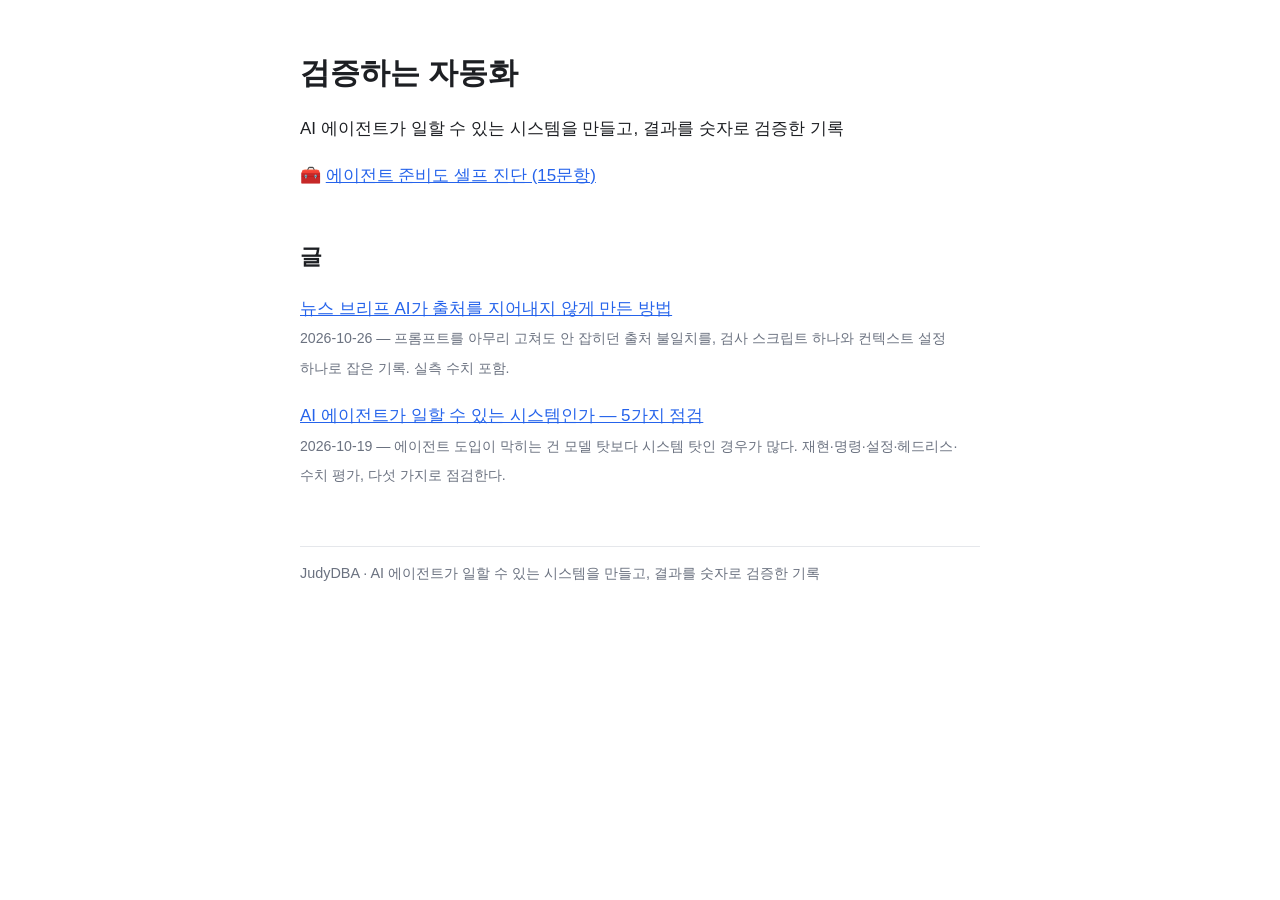
<file: index.html>
<!doctype html><html lang="ko"><head><meta charset="utf-8">
<meta name="viewport" content="width=device-width, initial-scale=1"><title>검증하는 자동화</title>
<meta name="description" content="AI 에이전트가 일할 수 있는 시스템을 만들고, 결과를 숫자로 검증한 기록"><meta property="og:title" content="검증하는 자동화">
<meta property="og:description" content="AI 에이전트가 일할 수 있는 시스템을 만들고, 결과를 숫자로 검증한 기록"><meta property="og:url" content="https://judydba.github.io/">
<meta property="og:image" content="https://judydba.github.io/og.png"><meta property="og:type" content="article"><meta name="twitter:card" content="summary_large_image">
<link rel="icon" href="data:,"><link rel="stylesheet" href="/style.css"></head><body><main class="wrap"><h1>검증하는 자동화</h1><p>AI 에이전트가 일할 수 있는 시스템을 만들고, 결과를 숫자로 검증한 기록</p>
<p>🧰 <a href="/tools/agent-readiness.html">에이전트 준비도 셀프 진단 (15문항)</a></p><h2>글</h2><ul class="posts"><li><a href="/posts/03-news-brief-source-accuracy.html">뉴스 브리프 AI가 출처를 지어내지 않게 만든 방법</a><br><small>2026-10-26 — 프롬프트를 아무리 고쳐도 안 잡히던 출처 불일치를, 검사 스크립트 하나와 컨텍스트 설정 하나로 잡은 기록. 실측 수치 포함.</small></li><li><a href="/posts/02-agent-ready-systems.html">AI 에이전트가 일할 수 있는 시스템인가 — 5가지 점검</a><br><small>2026-10-19 — 에이전트 도입이 막히는 건 모델 탓보다 시스템 탓인 경우가 많다. 재현·명령·설정·헤드리스·수치 평가, 다섯 가지로 점검한다.</small></li></ul>
<footer><p>JudyDBA · AI 에이전트가 일할 수 있는 시스템을 만들고, 결과를 숫자로 검증한 기록</p></footer></main></body></html>
</file>
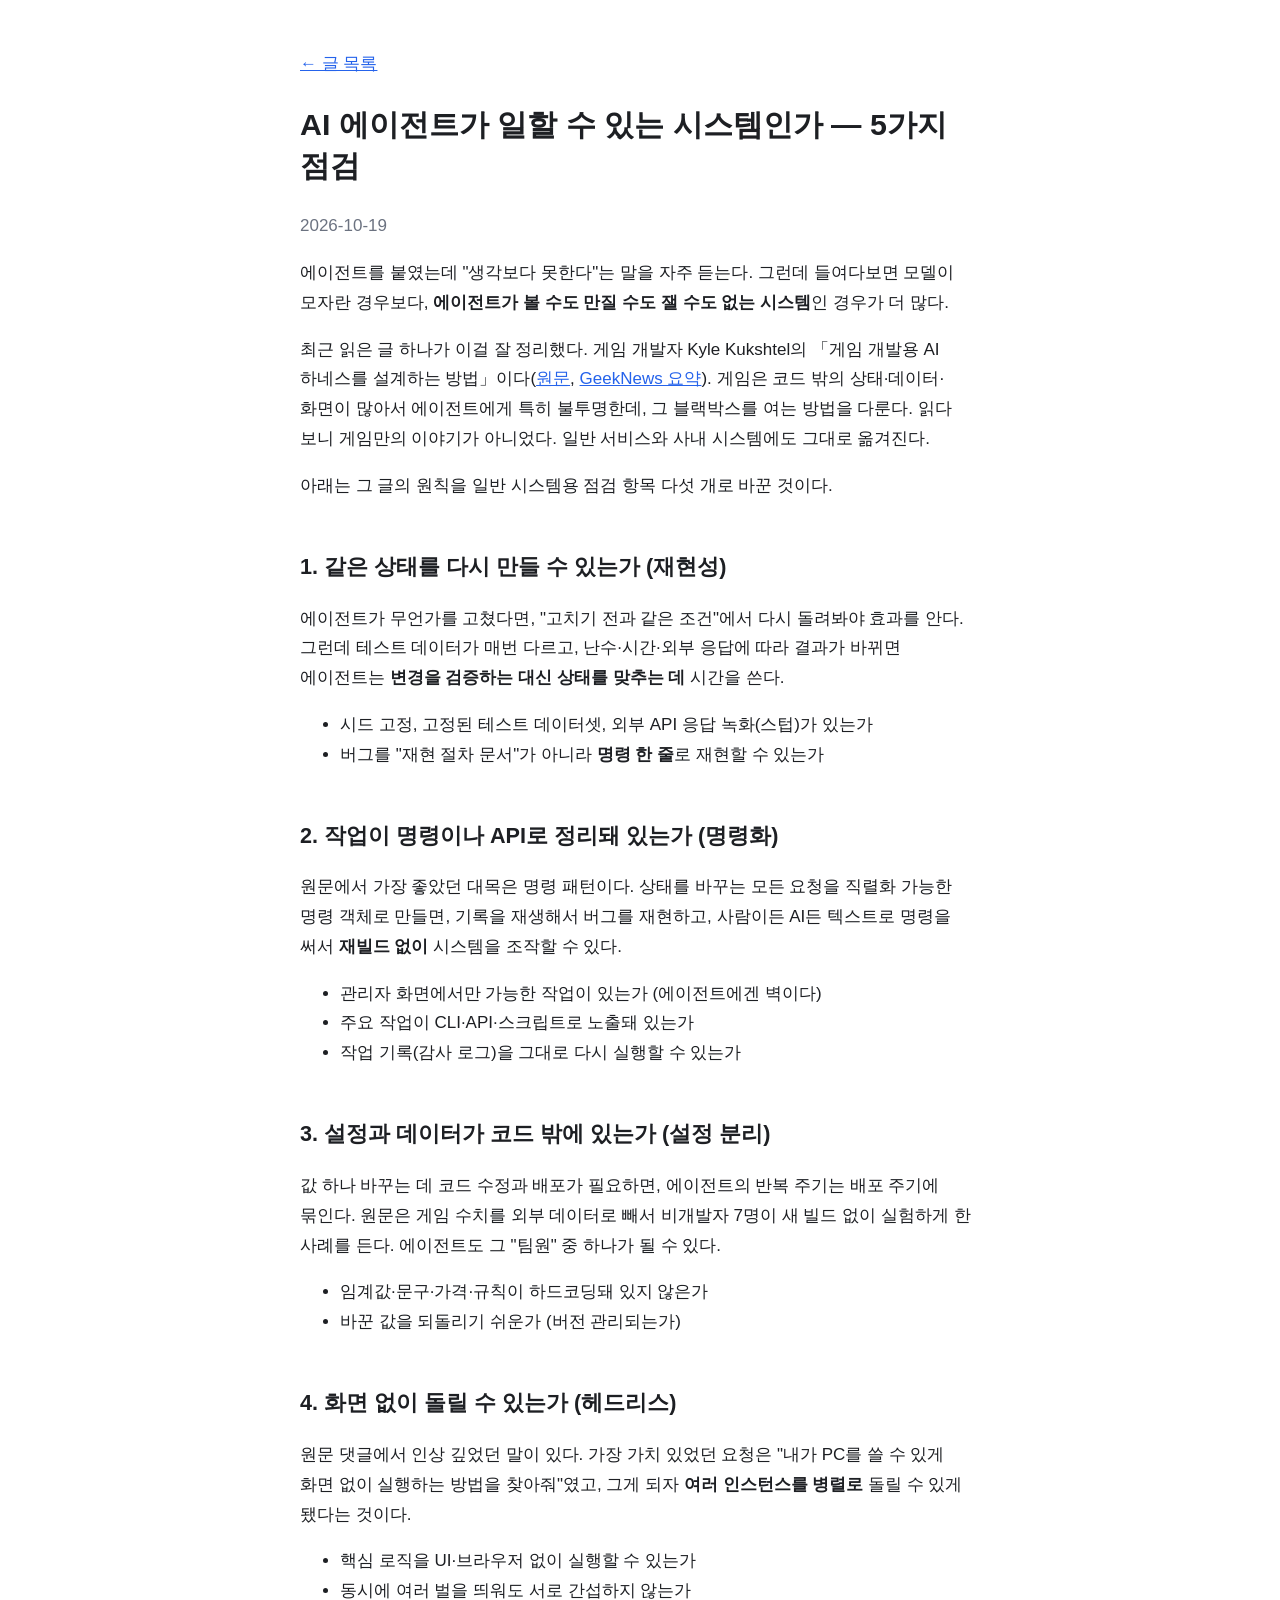
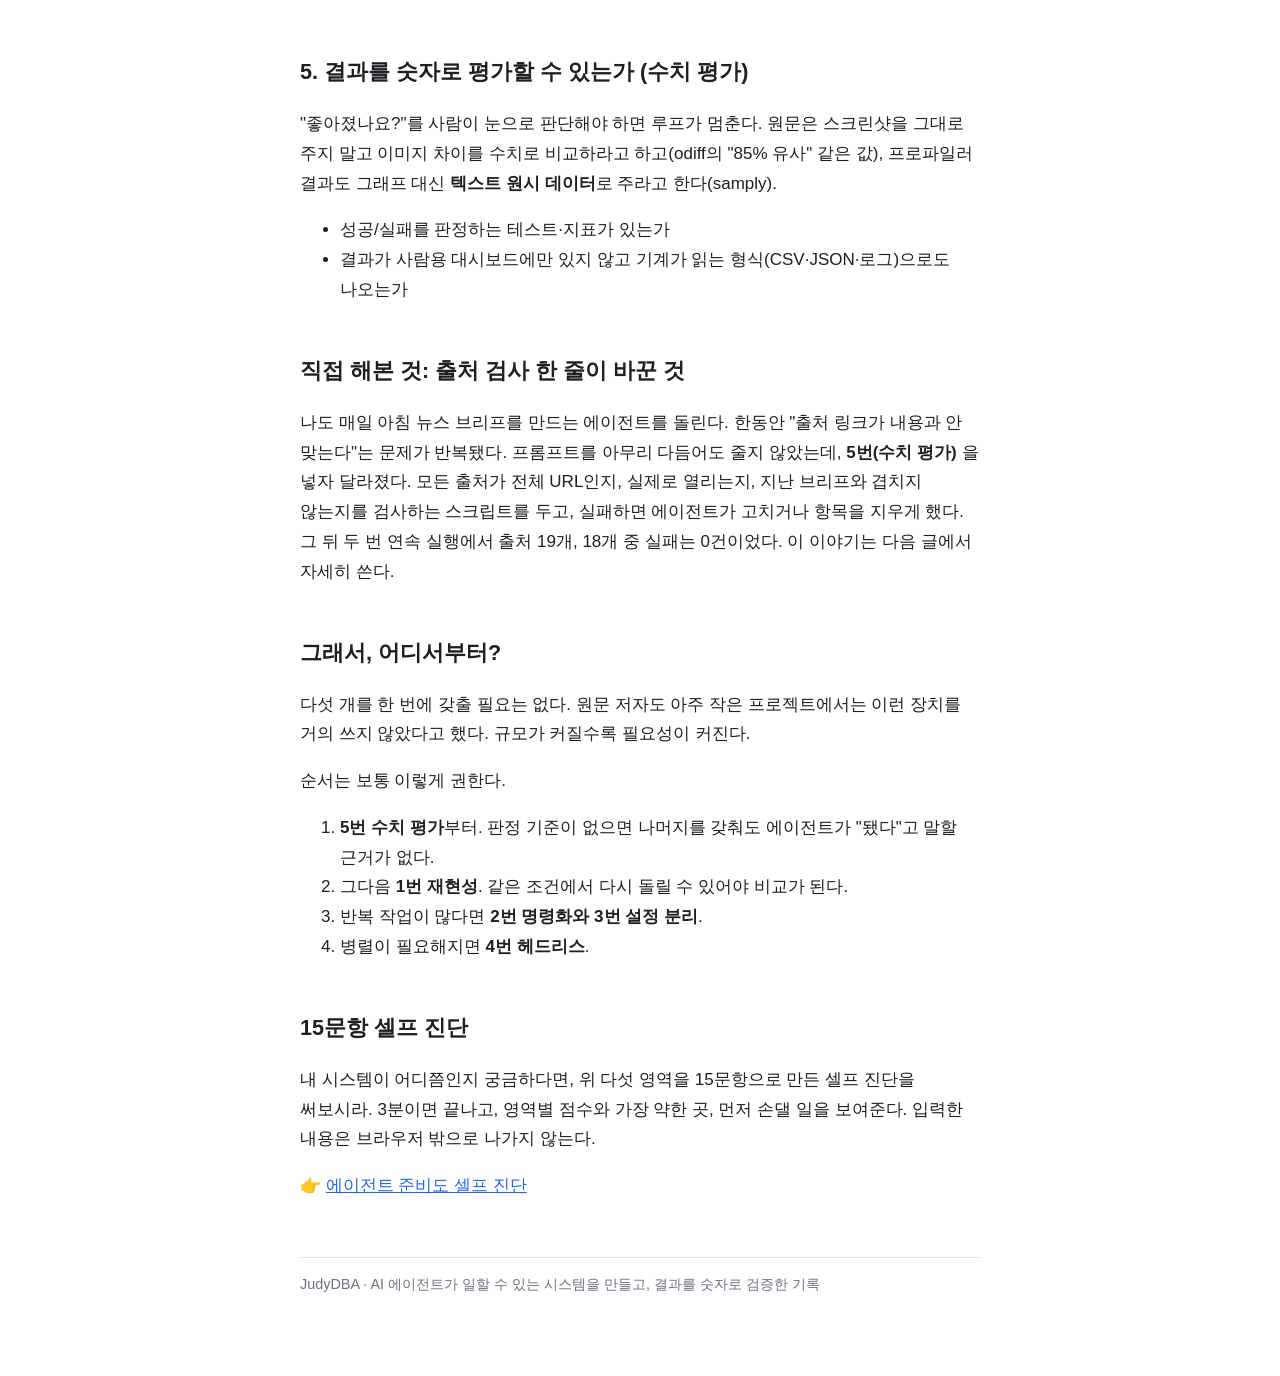
<file: posts/02-agent-ready-systems.html>
<!doctype html><html lang="ko"><head><meta charset="utf-8">
<meta name="viewport" content="width=device-width, initial-scale=1"><title>AI 에이전트가 일할 수 있는 시스템인가 — 5가지 점검</title>
<meta name="description" content="에이전트 도입이 막히는 건 모델 탓보다 시스템 탓인 경우가 많다. 재현·명령·설정·헤드리스·수치 평가, 다섯 가지로 점검한다."><meta property="og:title" content="AI 에이전트가 일할 수 있는 시스템인가 — 5가지 점검">
<meta property="og:description" content="에이전트 도입이 막히는 건 모델 탓보다 시스템 탓인 경우가 많다. 재현·명령·설정·헤드리스·수치 평가, 다섯 가지로 점검한다."><meta property="og:url" content="https://judydba.github.io/posts/02-agent-ready-systems.html">
<meta property="og:image" content="https://judydba.github.io/og.png"><meta property="og:type" content="article"><meta name="twitter:card" content="summary_large_image">
<link rel="icon" href="data:,"><link rel="stylesheet" href="/style.css"></head><body><main class="wrap"><p><a href="/">← 글 목록</a></p><article><h1>AI 에이전트가 일할 수 있는 시스템인가 — 5가지 점검</h1>
<p class="meta">2026-10-19</p><p>에이전트를 붙였는데 &quot;생각보다 못한다&quot;는 말을 자주 듣는다. 그런데 들여다보면 모델이 모자란 경우보다, <strong>에이전트가 볼 수도 만질 수도 잴 수도 없는 시스템</strong>인 경우가 더 많다.</p>
<p>최근 읽은 글 하나가 이걸 잘 정리했다. 게임 개발자 Kyle Kukshtel의 「게임 개발용 AI 하네스를 설계하는 방법」이다(<a href="https://kylekukshtel.com/ai-harness-engineering-game-development-claude-code">원문</a>, <a href="https://news.hada.io/topic?id=35355">GeekNews 요약</a>). 게임은 코드 밖의 상태·데이터·화면이 많아서 에이전트에게 특히 불투명한데, 그 블랙박스를 여는 방법을 다룬다. 읽다 보니 게임만의 이야기가 아니었다. 일반 서비스와 사내 시스템에도 그대로 옮겨진다.</p>
<p>아래는 그 글의 원칙을 일반 시스템용 점검 항목 다섯 개로 바꾼 것이다.</p>
<h2>1. 같은 상태를 다시 만들 수 있는가 (재현성)</h2>
<p>에이전트가 무언가를 고쳤다면, &quot;고치기 전과 같은 조건&quot;에서 다시 돌려봐야 효과를 안다. 그런데 테스트 데이터가 매번 다르고, 난수·시간·외부 응답에 따라 결과가 바뀌면 에이전트는 <strong>변경을 검증하는 대신 상태를 맞추는 데</strong> 시간을 쓴다.</p>
<ul>
<li>시드 고정, 고정된 테스트 데이터셋, 외부 API 응답 녹화(스텁)가 있는가</li>
<li>버그를 &quot;재현 절차 문서&quot;가 아니라 <strong>명령 한 줄</strong>로 재현할 수 있는가</li>
</ul>
<h2>2. 작업이 명령이나 API로 정리돼 있는가 (명령화)</h2>
<p>원문에서 가장 좋았던 대목은 명령 패턴이다. 상태를 바꾸는 모든 요청을 직렬화 가능한 명령 객체로 만들면, 기록을 재생해서 버그를 재현하고, 사람이든 AI든 텍스트로 명령을 써서 <strong>재빌드 없이</strong> 시스템을 조작할 수 있다.</p>
<ul>
<li>관리자 화면에서만 가능한 작업이 있는가 (에이전트에겐 벽이다)</li>
<li>주요 작업이 CLI·API·스크립트로 노출돼 있는가</li>
<li>작업 기록(감사 로그)을 그대로 다시 실행할 수 있는가</li>
</ul>
<h2>3. 설정과 데이터가 코드 밖에 있는가 (설정 분리)</h2>
<p>값 하나 바꾸는 데 코드 수정과 배포가 필요하면, 에이전트의 반복 주기는 배포 주기에 묶인다. 원문은 게임 수치를 외부 데이터로 빼서 비개발자 7명이 새 빌드 없이 실험하게 한 사례를 든다. 에이전트도 그 &quot;팀원&quot; 중 하나가 될 수 있다.</p>
<ul>
<li>임계값·문구·가격·규칙이 하드코딩돼 있지 않은가</li>
<li>바꾼 값을 되돌리기 쉬운가 (버전 관리되는가)</li>
</ul>
<h2>4. 화면 없이 돌릴 수 있는가 (헤드리스)</h2>
<p>원문 댓글에서 인상 깊었던 말이 있다. 가장 가치 있었던 요청은 &quot;내가 PC를 쓸 수 있게 화면 없이 실행하는 방법을 찾아줘&quot;였고, 그게 되자 <strong>여러 인스턴스를 병렬로</strong> 돌릴 수 있게 됐다는 것이다.</p>
<ul>
<li>핵심 로직을 UI·브라우저 없이 실행할 수 있는가</li>
<li>동시에 여러 벌을 띄워도 서로 간섭하지 않는가</li>
</ul>
<h2>5. 결과를 숫자로 평가할 수 있는가 (수치 평가)</h2>
<p>&quot;좋아졌나요?&quot;를 사람이 눈으로 판단해야 하면 루프가 멈춘다. 원문은 스크린샷을 그대로 주지 말고 이미지 차이를 수치로 비교하라고 하고(odiff의 &quot;85% 유사&quot; 같은 값), 프로파일러 결과도 그래프 대신 <strong>텍스트 원시 데이터</strong>로 주라고 한다(samply).</p>
<ul>
<li>성공/실패를 판정하는 테스트·지표가 있는가</li>
<li>결과가 사람용 대시보드에만 있지 않고 기계가 읽는 형식(CSV·JSON·로그)으로도 나오는가</li>
</ul>
<h2>직접 해본 것: 출처 검사 한 줄이 바꾼 것</h2>
<p>나도 매일 아침 뉴스 브리프를 만드는 에이전트를 돌린다. 한동안 &quot;출처 링크가 내용과 안 맞는다&quot;는 문제가 반복됐다. 프롬프트를 아무리 다듬어도 줄지 않았는데, <strong>5번(수치 평가)</strong> 을 넣자 달라졌다. 모든 출처가 전체 URL인지, 실제로 열리는지, 지난 브리프와 겹치지 않는지를 검사하는 스크립트를 두고, 실패하면 에이전트가 고치거나 항목을 지우게 했다. 그 뒤 두 번 연속 실행에서 출처 19개, 18개 중 실패는 0건이었다. 이 이야기는 다음 글에서 자세히 쓴다.</p>
<h2>그래서, 어디서부터?</h2>
<p>다섯 개를 한 번에 갖출 필요는 없다. 원문 저자도 아주 작은 프로젝트에서는 이런 장치를 거의 쓰지 않았다고 했다. 규모가 커질수록 필요성이 커진다.</p>
<p>순서는 보통 이렇게 권한다.</p>
<ol>
<li><strong>5번 수치 평가</strong>부터. 판정 기준이 없으면 나머지를 갖춰도 에이전트가 &quot;됐다&quot;고 말할 근거가 없다.</li>
<li>그다음 <strong>1번 재현성</strong>. 같은 조건에서 다시 돌릴 수 있어야 비교가 된다.</li>
<li>반복 작업이 많다면 <strong>2번 명령화와 3번 설정 분리</strong>.</li>
<li>병렬이 필요해지면 <strong>4번 헤드리스</strong>.</li>
</ol>
<h2>15문항 셀프 진단</h2>
<p>내 시스템이 어디쯤인지 궁금하다면, 위 다섯 영역을 15문항으로 만든 셀프 진단을 써보시라. 3분이면 끝나고, 영역별 점수와 가장 약한 곳, 먼저 손댈 일을 보여준다. 입력한 내용은 브라우저 밖으로 나가지 않는다.</p>
<p>👉 <a href="/tools/agent-readiness.html">에이전트 준비도 셀프 진단</a></p>
</article>
<footer><p>JudyDBA · AI 에이전트가 일할 수 있는 시스템을 만들고, 결과를 숫자로 검증한 기록</p></footer></main></body></html>
</file>
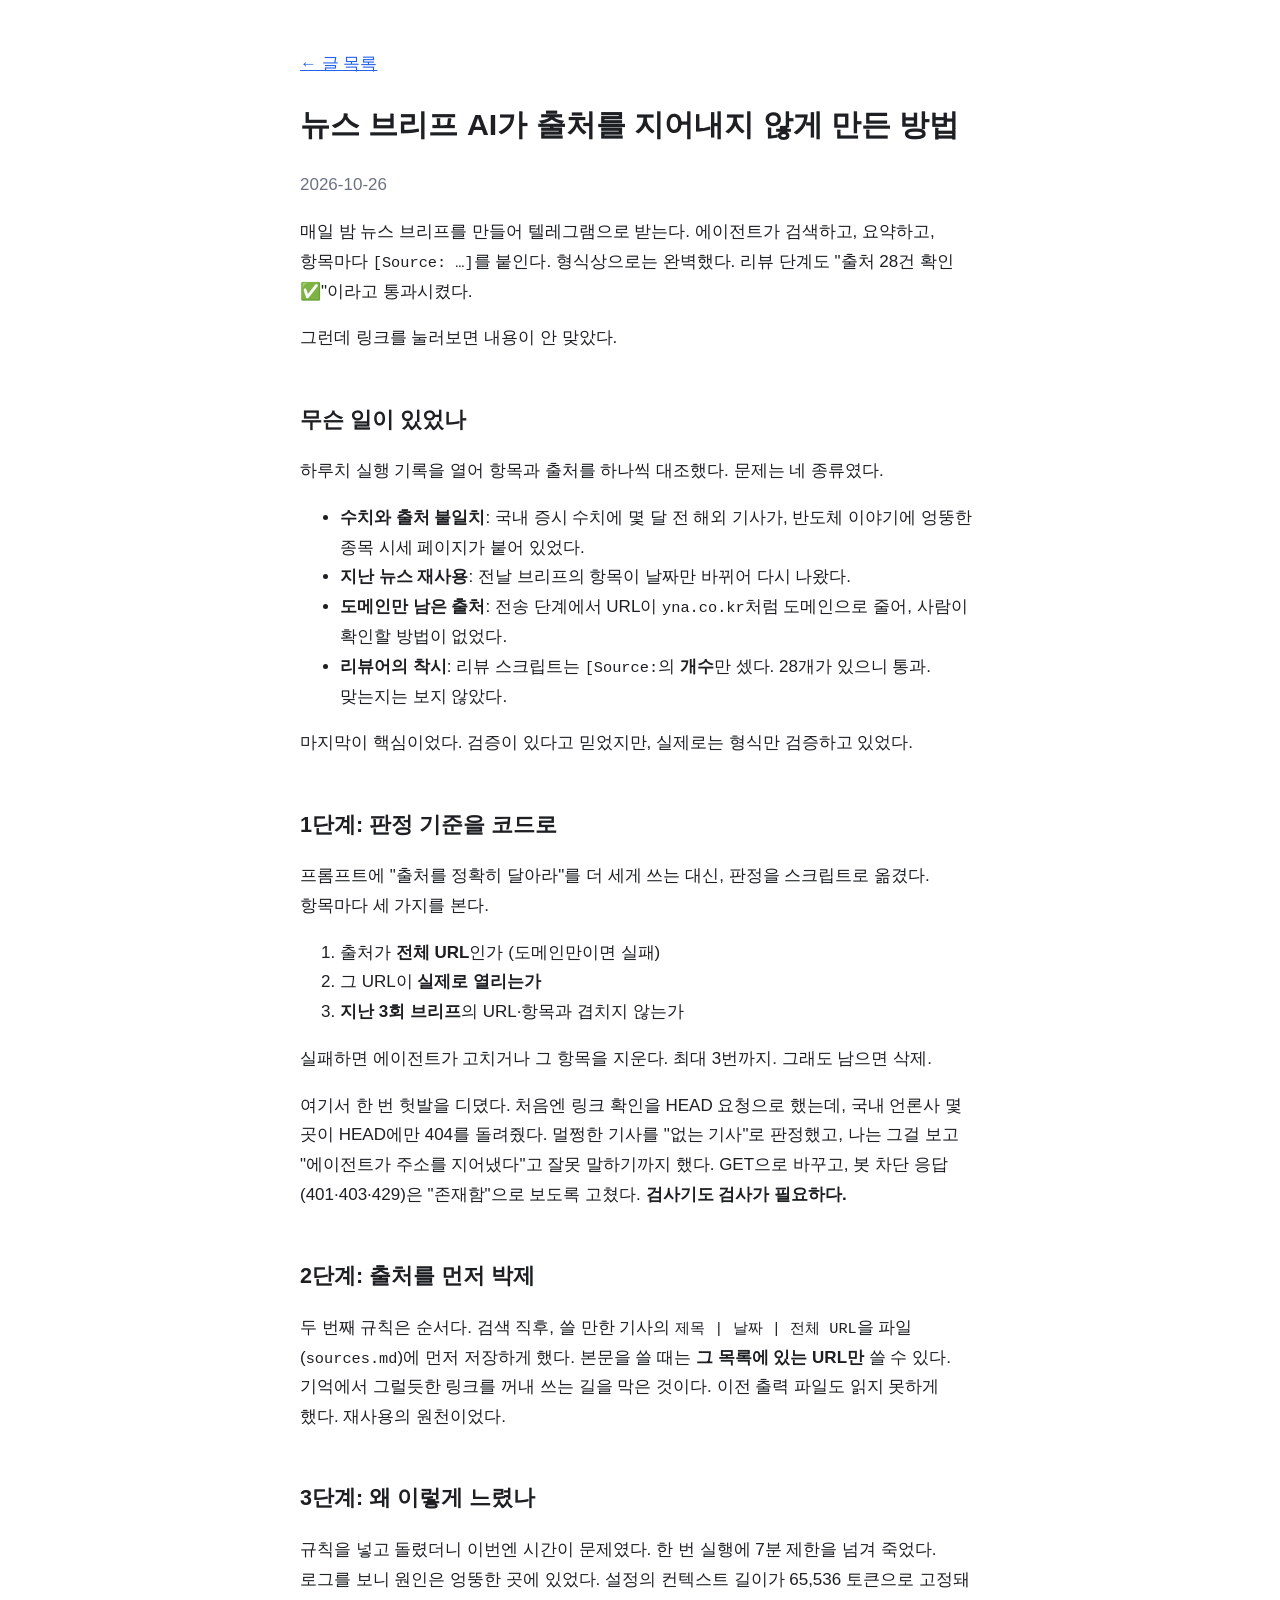
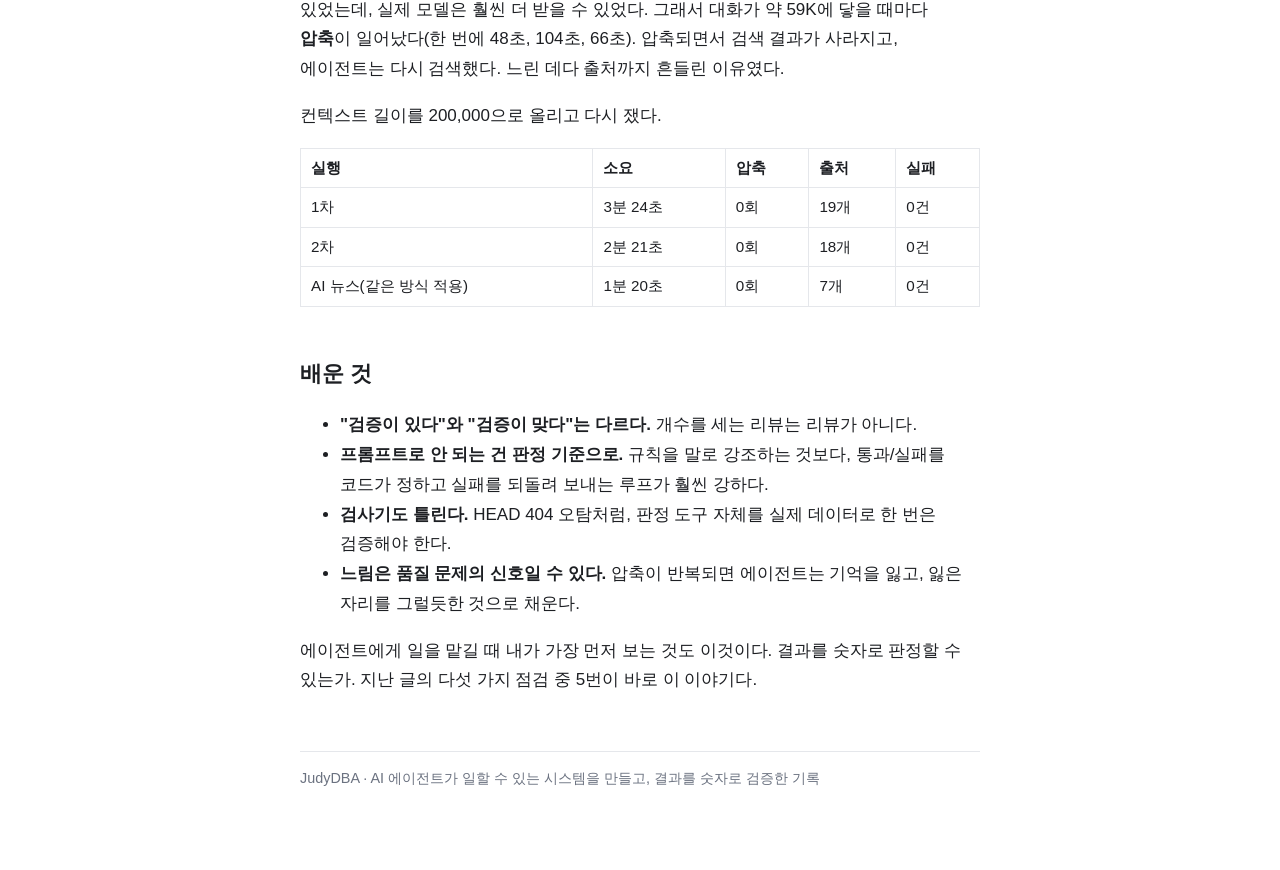
<file: posts/03-news-brief-source-accuracy.html>
<!doctype html><html lang="ko"><head><meta charset="utf-8">
<meta name="viewport" content="width=device-width, initial-scale=1"><title>뉴스 브리프 AI가 출처를 지어내지 않게 만든 방법</title>
<meta name="description" content="프롬프트를 아무리 고쳐도 안 잡히던 출처 불일치를, 검사 스크립트 하나와 컨텍스트 설정 하나로 잡은 기록. 실측 수치 포함."><meta property="og:title" content="뉴스 브리프 AI가 출처를 지어내지 않게 만든 방법">
<meta property="og:description" content="프롬프트를 아무리 고쳐도 안 잡히던 출처 불일치를, 검사 스크립트 하나와 컨텍스트 설정 하나로 잡은 기록. 실측 수치 포함."><meta property="og:url" content="https://judydba.github.io/posts/03-news-brief-source-accuracy.html">
<meta property="og:image" content="https://judydba.github.io/og.png"><meta property="og:type" content="article"><meta name="twitter:card" content="summary_large_image">
<link rel="icon" href="data:,"><link rel="stylesheet" href="/style.css"></head><body><main class="wrap"><p><a href="/">← 글 목록</a></p><article><h1>뉴스 브리프 AI가 출처를 지어내지 않게 만든 방법</h1>
<p class="meta">2026-10-26</p><p>매일 밤 뉴스 브리프를 만들어 텔레그램으로 받는다. 에이전트가 검색하고, 요약하고, 항목마다 <code>[Source: …]</code>를 붙인다. 형식상으로는 완벽했다. 리뷰 단계도 &quot;출처 28건 확인 ✅&quot;이라고 통과시켰다.</p>
<p>그런데 링크를 눌러보면 내용이 안 맞았다.</p>
<h2>무슨 일이 있었나</h2>
<p>하루치 실행 기록을 열어 항목과 출처를 하나씩 대조했다. 문제는 네 종류였다.</p>
<ul>
<li><strong>수치와 출처 불일치</strong>: 국내 증시 수치에 몇 달 전 해외 기사가, 반도체 이야기에 엉뚱한 종목 시세 페이지가 붙어 있었다.</li>
<li><strong>지난 뉴스 재사용</strong>: 전날 브리프의 항목이 날짜만 바뀌어 다시 나왔다.</li>
<li><strong>도메인만 남은 출처</strong>: 전송 단계에서 URL이 <code>yna.co.kr</code>처럼 도메인으로 줄어, 사람이 확인할 방법이 없었다.</li>
<li><strong>리뷰어의 착시</strong>: 리뷰 스크립트는 <code>[Source:</code>의 <strong>개수</strong>만 셌다. 28개가 있으니 통과. 맞는지는 보지 않았다.</li>
</ul>
<p>마지막이 핵심이었다. 검증이 있다고 믿었지만, 실제로는 형식만 검증하고 있었다.</p>
<h2>1단계: 판정 기준을 코드로</h2>
<p>프롬프트에 &quot;출처를 정확히 달아라&quot;를 더 세게 쓰는 대신, 판정을 스크립트로 옮겼다. 항목마다 세 가지를 본다.</p>
<ol>
<li>출처가 <strong>전체 URL</strong>인가 (도메인만이면 실패)</li>
<li>그 URL이 <strong>실제로 열리는가</strong></li>
<li><strong>지난 3회 브리프</strong>의 URL·항목과 겹치지 않는가</li>
</ol>
<p>실패하면 에이전트가 고치거나 그 항목을 지운다. 최대 3번까지. 그래도 남으면 삭제.</p>
<p>여기서 한 번 헛발을 디뎠다. 처음엔 링크 확인을 HEAD 요청으로 했는데, 국내 언론사 몇 곳이 HEAD에만 404를 돌려줬다. 멀쩡한 기사를 &quot;없는 기사&quot;로 판정했고, 나는 그걸 보고 &quot;에이전트가 주소를 지어냈다&quot;고 잘못 말하기까지 했다. GET으로 바꾸고, 봇 차단 응답(401·403·429)은 &quot;존재함&quot;으로 보도록 고쳤다. <strong>검사기도 검사가 필요하다.</strong></p>
<h2>2단계: 출처를 먼저 박제</h2>
<p>두 번째 규칙은 순서다. 검색 직후, 쓸 만한 기사의 <code>제목 | 날짜 | 전체 URL</code>을 파일(<code>sources.md</code>)에 먼저 저장하게 했다. 본문을 쓸 때는 <strong>그 목록에 있는 URL만</strong> 쓸 수 있다. 기억에서 그럴듯한 링크를 꺼내 쓰는 길을 막은 것이다. 이전 출력 파일도 읽지 못하게 했다. 재사용의 원천이었다.</p>
<h2>3단계: 왜 이렇게 느렸나</h2>
<p>규칙을 넣고 돌렸더니 이번엔 시간이 문제였다. 한 번 실행에 7분 제한을 넘겨 죽었다. 로그를 보니 원인은 엉뚱한 곳에 있었다. 설정의 컨텍스트 길이가 65,536 토큰으로 고정돼 있었는데, 실제 모델은 훨씬 더 받을 수 있었다. 그래서 대화가 약 59K에 닿을 때마다 <strong>압축</strong>이 일어났다(한 번에 48초, 104초, 66초). 압축되면서 검색 결과가 사라지고, 에이전트는 다시 검색했다. 느린 데다 출처까지 흔들린 이유였다.</p>
<p>컨텍스트 길이를 200,000으로 올리고 다시 쟀다.</p>
<table>
<thead>
<tr>
<th>실행</th>
<th>소요</th>
<th>압축</th>
<th>출처</th>
<th>실패</th>
</tr>
</thead>
<tbody><tr>
<td>1차</td>
<td>3분 24초</td>
<td>0회</td>
<td>19개</td>
<td>0건</td>
</tr>
<tr>
<td>2차</td>
<td>2분 21초</td>
<td>0회</td>
<td>18개</td>
<td>0건</td>
</tr>
<tr>
<td>AI 뉴스(같은 방식 적용)</td>
<td>1분 20초</td>
<td>0회</td>
<td>7개</td>
<td>0건</td>
</tr>
</tbody></table>
<h2>배운 것</h2>
<ul>
<li><strong>&quot;검증이 있다&quot;와 &quot;검증이 맞다&quot;는 다르다.</strong> 개수를 세는 리뷰는 리뷰가 아니다.</li>
<li><strong>프롬프트로 안 되는 건 판정 기준으로.</strong> 규칙을 말로 강조하는 것보다, 통과/실패를 코드가 정하고 실패를 되돌려 보내는 루프가 훨씬 강하다.</li>
<li><strong>검사기도 틀린다.</strong> HEAD 404 오탐처럼, 판정 도구 자체를 실제 데이터로 한 번은 검증해야 한다.</li>
<li><strong>느림은 품질 문제의 신호일 수 있다.</strong> 압축이 반복되면 에이전트는 기억을 잃고, 잃은 자리를 그럴듯한 것으로 채운다.</li>
</ul>
<p>에이전트에게 일을 맡길 때 내가 가장 먼저 보는 것도 이것이다. 결과를 숫자로 판정할 수 있는가. 지난 글의 다섯 가지 점검 중 5번이 바로 이 이야기다.</p>
</article>
<footer><p>JudyDBA · AI 에이전트가 일할 수 있는 시스템을 만들고, 결과를 숫자로 검증한 기록</p></footer></main></body></html>
</file>
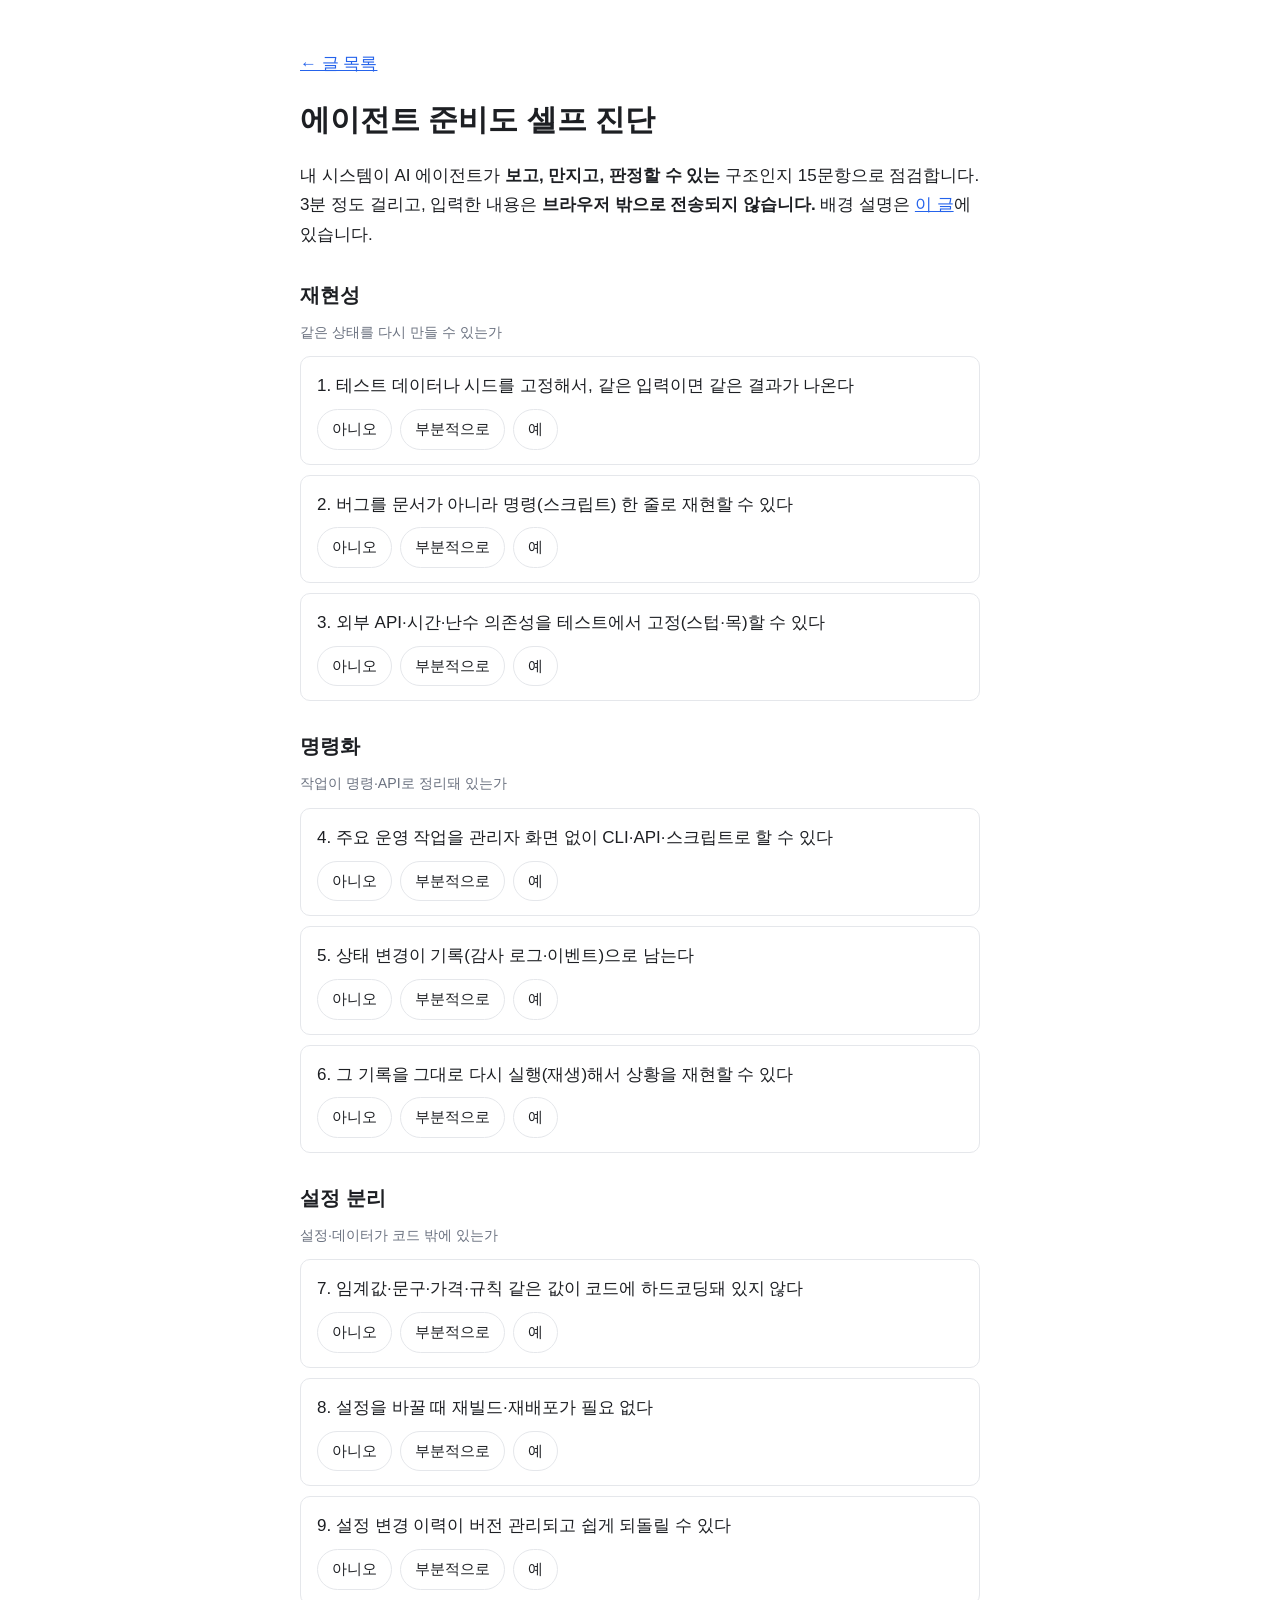
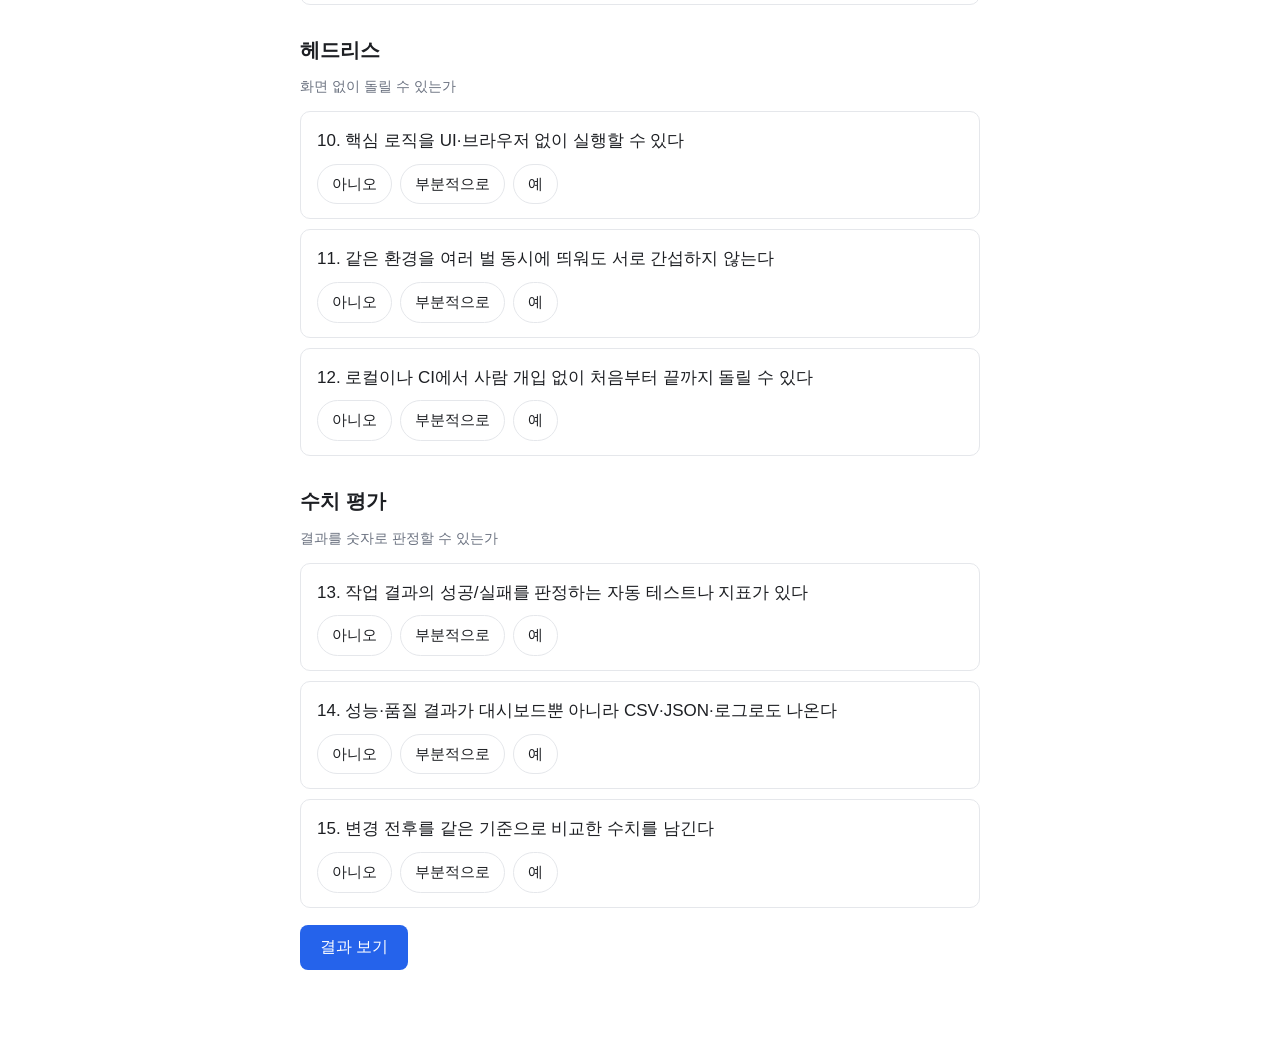
<file: tools/agent-readiness.html>
<!doctype html>
<html lang="ko">
<head>
<meta charset="utf-8">
<meta name="viewport" content="width=device-width, initial-scale=1">
<title>에이전트 준비도 셀프 진단 — 15문항</title>
<meta name="description" content="내 시스템은 AI 에이전트가 일할 수 있는 구조인가? 재현·명령·설정·헤드리스·수치 평가 15문항, 3분.">
<meta property="og:title" content="우리 시스템, AI 에이전트가 일할 수 있는 구조일까? — 15문항 셀프 진단">
<meta property="og:description" content="재현성·명령화·설정 분리·헤드리스·수치 평가 15문항, 3분. 입력 내용은 브라우저 밖으로 나가지 않습니다.">
<meta property="og:image" content="https://judydba.github.io/og.png"><meta property="og:url" content="https://judydba.github.io/tools/agent-readiness.html"><meta name="twitter:card" content="summary_large_image">
<link rel="icon" href="data:,"><link rel="stylesheet" href="/style.css">
<style>
 .q{border:1px solid var(--line);border-radius:10px;padding:14px 16px;margin:10px 0}
 .q p{margin:0 0 8px}
 .opts{display:flex;gap:8px;flex-wrap:wrap}
 .opts label{border:1px solid var(--line);border-radius:999px;padding:6px 14px;cursor:pointer;font-size:.95rem}
 .opts input{display:none}
 .opts input:checked+span{font-weight:700}
 .opts label:has(input:checked){background:var(--accent);color:#fff;border-color:var(--accent)}
 .area h3{margin:28px 0 4px}.area small{color:var(--muted)}
 .bar{height:10px;background:var(--line);border-radius:6px;overflow:hidden}
 .bar i{display:block;height:100%;background:var(--accent)}
 .row{display:grid;grid-template-columns:90px 1fr 48px;gap:10px;align-items:center;margin:6px 0}
 #result{display:none;margin-top:28px;border-top:2px solid var(--accent);padding-top:18px}
 .lvl{font-size:1.4rem;font-weight:700}
 button{background:var(--accent);color:#fff;border:0;border-radius:8px;padding:12px 20px;font-size:1rem;cursor:pointer}
 button.ghost{background:none;color:var(--accent);border:1px solid var(--accent)}
 .err{color:#c0392b}
 @media print{.q,.area h3,.area small,#go,.noprint{display:none!important}#result{display:block!important}}
</style>
</head>
<body>
<main class="wrap">
<p class="noprint"><a href="/">← 글 목록</a></p>
<h1>에이전트 준비도 셀프 진단</h1>
<p>내 시스템이 AI 에이전트가 <b>보고, 만지고, 판정할 수 있는</b> 구조인지 15문항으로 점검합니다. 3분 정도 걸리고, 입력한 내용은 <b>브라우저 밖으로 전송되지 않습니다.</b> 배경 설명은 <a href="/posts/02-agent-ready-systems.html">이 글</a>에 있습니다.</p>
<form id="f"></form>
<p id="msg" class="err"></p>
<p><button id="go" type="button">결과 보기</button></p>
<section id="result" aria-live="polite"></section>
</main>
<script src="/tools/agent-readiness.js"></script>
<script>
// innerHTML/insertAdjacentHTML에는 고정 문항(agent-readiness.js 상수)과 숫자 점수만 들어간다. 사용자 자유 입력은 없음 → XSS 경로 없음.
const CONTACT = ""; // 빌드 시 site.config.json의 contact_email로 치환
const f = document.getElementById("f");
const LABELS = [["아니오",0],["부분적으로",1],["예",2]];
let n = 0;
AgentReadiness.AREAS.forEach(a => {
  const d = document.createElement("div"); d.className = "area";
  d.innerHTML = `<h3>${a.name}</h3><small>${a.hint}</small>`;
  a.qs.forEach(q => {
    const i = n++;
    d.insertAdjacentHTML("beforeend", `<div class="q"><p>${i+1}. ${q}</p><div class="opts">${
      LABELS.map(([l,v]) => `<label><input type="radio" name="q${i}" value="${v}"><span>${l}</span></label>`).join("")}</div></div>`);
  });
  f.appendChild(d);
});
document.getElementById("go").onclick = () => {
  const ans = [];
  for (let i = 0; i < 15; i++) {
    const c = f.querySelector(`input[name=q${i}]:checked`);
    if (!c) { document.getElementById("msg").textContent = `${i+1}번 문항에 답해주세요.`; f.querySelector(`input[name=q${i}]`).closest(".q").scrollIntoView({behavior:"smooth",block:"center"}); return; }
    ans.push(Number(c.value));
  }
  document.getElementById("msg").textContent = "";
  const r = AgentReadiness.score(ans);
  const rows = r.areas.map(a => `<div class="row"><span>${a.name}</span><div class="bar"><i style="width:${a.pct}%"></i></div><span>${a.score}/6</span></div>`).join("");
  const weak = r.weakest.length===0 ? "<li>다섯 영역 모두 만점입니다. 이제 위임 범위를 넓힐 차례입니다.</li>" : r.weakest.map((w,i) => `<li><b>${w.name}</b> (${w.score}/6) — ${w.first}</li>`).join("");
  const body = encodeURIComponent(`에이전트 준비도 진단 결과\n총점 ${r.total}/30 (${r.pct}%) · ${r.level.key} ${r.level.name}\n`+
    r.areas.map(a=>`- ${a.name}: ${a.score}/6`).join("\n")+`\n\n가장 약한 영역: ${r.weakest.map(w=>w.name).join(", ")}\n\n(상황을 한두 줄 적어주시면 무료 30분 상담 때 참고하겠습니다)\n`);
  const cta = CONTACT.includes("@")
    ? `<p class="noprint"><a href="mailto:${CONTACT}?subject=${encodeURIComponent("[에이전트 준비도] 무료 30분 상담 요청")}&body=${body}"><button type="button">결과로 무료 30분 상담 요청</button></a></p>`
    : "";
  const out = document.getElementById("result");
  out.innerHTML = `<h2>결과</h2>
   <p class="lvl">${r.level.key} · ${r.level.name} — ${r.total}/30점 (${r.pct}%)</p>
   <p>${r.level.desc}</p>${rows}
   <h3>먼저 손댈 곳</h3><ol>${weak}</ol>
   <p><small>권장 순서는 보통 수치 평가 → 재현성 → 명령화·설정 분리 → 헤드리스입니다. 다섯 개를 한 번에 갖출 필요는 없습니다.</small></p>
   ${cta}
   <p class="noprint"><button class="ghost" type="button" onclick="window.print()">결과 PDF로 저장</button></p>`;
  out.style.display = "block"; out.scrollIntoView({behavior:"smooth"});
};
</script>
</body>
</html>
</file>
<file: style.css>
:root{--fg:#1d1f23;--muted:#6b7280;--line:#e5e7eb;--accent:#2563eb;--bg:#fff}
@media (prefers-color-scheme:dark){:root{--fg:#e5e7eb;--muted:#9ca3af;--line:#374151;--accent:#60a5fa;--bg:#111827}}
*{box-sizing:border-box}
body{margin:0;background:var(--bg);color:var(--fg);font:17px/1.75 -apple-system,BlinkMacSystemFont,"Apple SD Gothic Neo","Pretendard","Noto Sans KR",sans-serif;word-break:keep-all}
.wrap{max-width:720px;margin:0 auto;padding:32px 20px 64px}
a{color:var(--accent)}
h1{line-height:1.35;font-size:1.9rem}h2{margin-top:2.2em;font-size:1.35rem}
.meta,small{color:var(--muted)}
pre{background:rgba(127,127,127,.12);padding:14px;border-radius:8px;overflow:auto;font-size:.88rem;line-height:1.5}
code{font-size:.9em}
table{border-collapse:collapse;width:100%;font-size:.95rem}td,th{border:1px solid var(--line);padding:6px 10px;text-align:left}
blockquote{margin:0;padding:4px 16px;border-left:3px solid var(--line);color:var(--muted)}
ul.posts{padding-left:0;list-style:none}ul.posts li{margin:18px 0}
footer{margin-top:56px;border-top:1px solid var(--line);color:var(--muted);font-size:.9rem}
</file>
